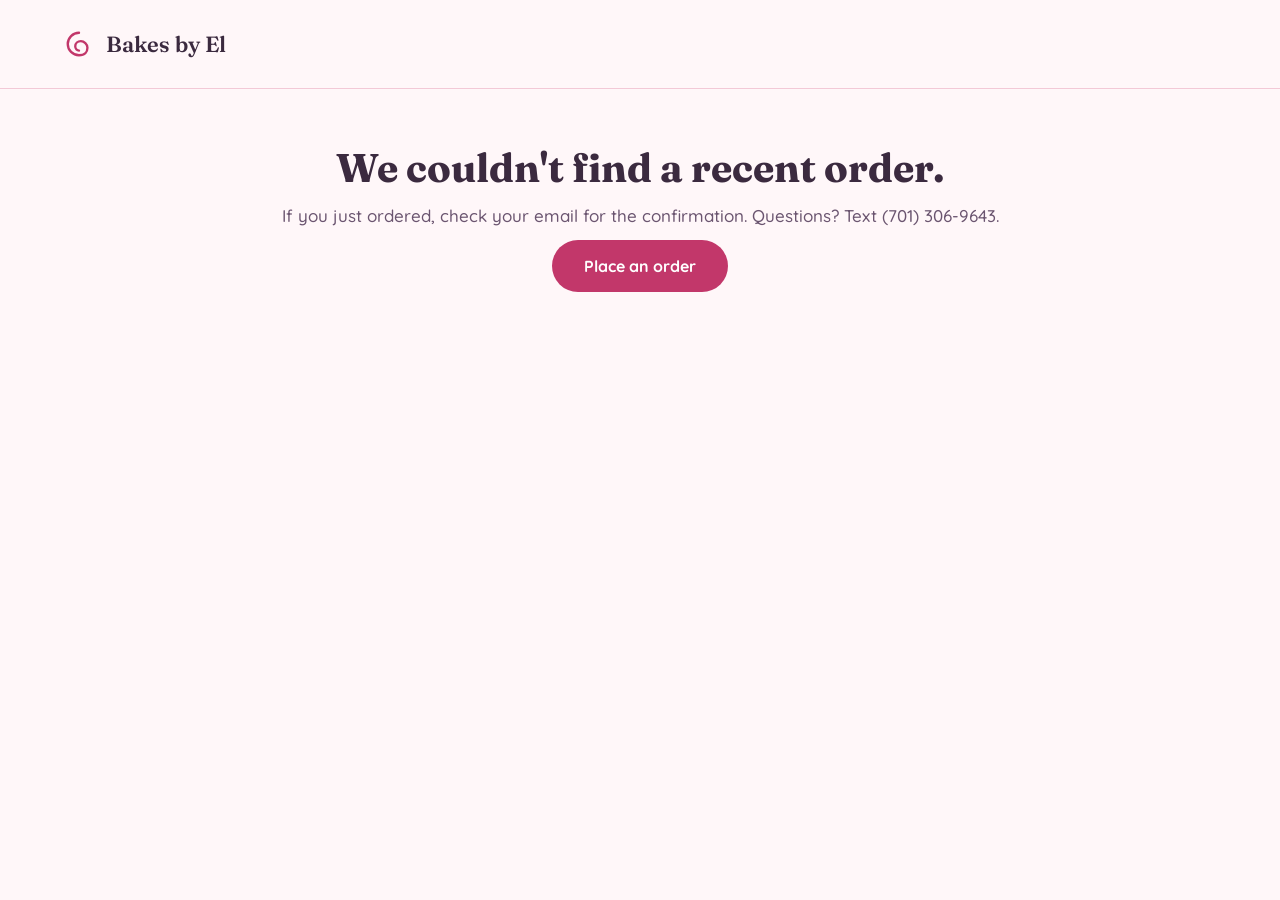
<file: confirmation.html>
<!doctype html>
<html lang="en">
<head>
<meta charset="utf-8">
<meta name="viewport" content="width=device-width, initial-scale=1">
<title>Order received · Bakes by El</title>
<link rel="icon" href="data:image/svg+xml,%3Csvg xmlns='http://www.w3.org/2000/svg' viewBox='0 0 32 32'%3E%3Cpath d='M16 4C9.4 4 4 9.4 4 16s5.4 12 12 12 9-4 9-8-3.6-7-7-7-6 2.5-6 5.5 2 4.5 4 4.5' fill='none' stroke='%23C2376A' stroke-width='3' stroke-linecap='round'/%3E%3C/svg%3E">
<link rel="preconnect" href="https://fonts.googleapis.com">
<link rel="preconnect" href="https://fonts.gstatic.com" crossorigin>
<link href="https://fonts.googleapis.com/css2?family=Fraunces:ital,opsz,wght@0,9..144,600;0,9..144,700;1,9..144,600&family=Quicksand:wght@500;600;700&display=swap" rel="stylesheet">
<link rel="stylesheet" href="assets/style.css?v=202611150913">
</head>
<body data-page="confirmation">

<header class="site-header">
  <div class="wrap">
    <a class="brand" href="index.html">
      <svg width="30" height="30" viewBox="0 0 32 32" fill="none" aria-hidden="true"><path d="M16 4C9.4 4 4 9.4 4 16s5.4 12 12 12 9-4 9-8-3.6-7-7-7-6 2.5-6 5.5 2 4.5 4 4.5" stroke="#C2376A" stroke-width="2.5" stroke-linecap="round"/></svg>
      Bakes by El
    </a>
  </div>
</header>

<main class="confirm">
  <div id="confirm-found" style="display:flex;flex-direction:column;gap:24px">
    <div class="confirm-head">
      <div class="check"><svg width="36" height="36" viewBox="0 0 24 24" fill="none" stroke="#2E7A56" stroke-width="2.6" stroke-linecap="round" stroke-linejoin="round" aria-hidden="true"><path d="M20 6L9 17l-5-5"/></svg></div>
      <h1>Thanks, <span id="c-name">friend</span>! <span class="accent-em">Your order is in.</span></h1>
      <p>A confirmation is on its way to <b id="c-email"></b></p>
    </div>

    <div class="confirm-grid">
      <div class="tile blue">
        <span class="eyebrow">Delivery</span>
        <strong id="c-date">Saturday</strong>
        <p style="font-weight:600;color:#1F4E73">Between 7 and 11 AM</p>
        <p id="c-address"></p>
      </div>
      <div class="tile pink">
        <span class="eyebrow">Payment</span>
        <div id="c-pay-venmo" style="display:flex;flex-direction:column;gap:10px">
          <strong><span class="c-total"></span> on Venmo</strong>
          <p>To @ellinelson1 with the note "<span id="c-note"></span>". Didn't finish paying?</p>
          <button type="button" id="venmo-again" class="btn btn-venmo" style="font-size:15px;padding:12px 18px">Open Venmo again</button>
        </div>
        <div id="c-pay-cash" class="hidden" style="display:flex;flex-direction:column;gap:10px">
          <strong><span class="c-total"></span> cash at delivery</strong>
          <p>Your total is due in cash when your rolls arrive on <b id="c-cash-date">Saturday</b>. Please have exact change ready. Someone needs to be home to pay; we can only leave rolls on the step for Venmo orders.</p>
        </div>
      </div>
    </div>

    <div class="card">
      <h2 style="font-size:20px">Order summary</h2>
      <div id="c-lines" class="summary-lines"></div>
      <div class="summary-total"><span>Total <small id="c-count"></small></span><strong class="c-total"></strong></div>
    </div>

    <p style="text-align:center"><a href="index.html" style="font-weight:700">← Back to the homepage</a></p>
  </div>

  <div id="confirm-missing" class="confirm-head hidden">
    <h1>We couldn't find a recent order.</h1>
    <p>If you just ordered, check your email for the confirmation. Questions? Text (701) 306-9643.</p>
    <a class="btn btn-primary" href="order.html">Place an order</a>
  </div>
</main>

<script src="assets/config.js?v=202611150913"></script>
<script src="assets/site.js?v=202611150913"></script>
</body>
</html>
</file>
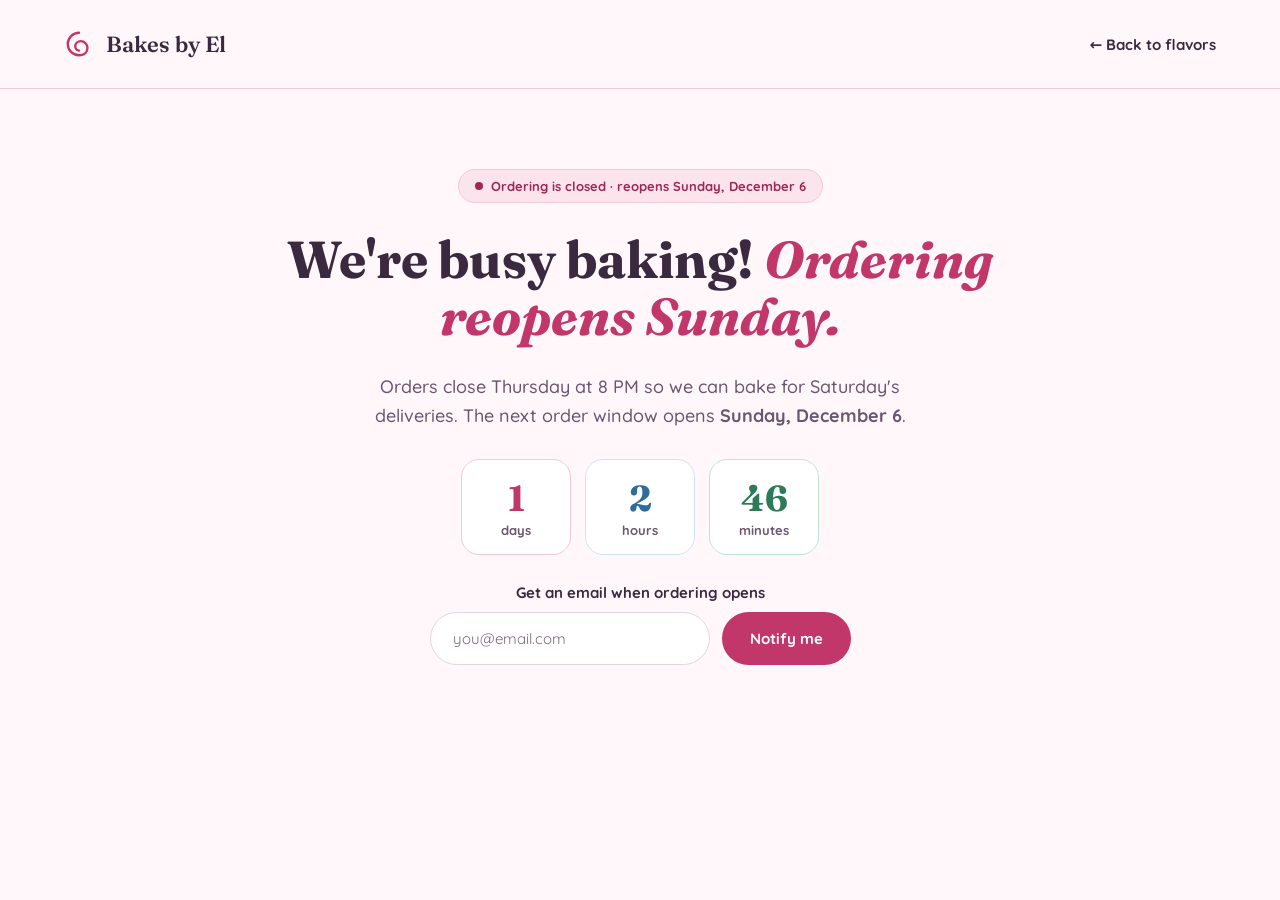
<file: order.html>
<!doctype html>
<html lang="en">
<head>
<meta charset="utf-8">
<meta name="viewport" content="width=device-width, initial-scale=1">
<title>Order · Bakes by El</title>
<link rel="icon" href="data:image/svg+xml,%3Csvg xmlns='http://www.w3.org/2000/svg' viewBox='0 0 32 32'%3E%3Cpath d='M16 4C9.4 4 4 9.4 4 16s5.4 12 12 12 9-4 9-8-3.6-7-7-7-6 2.5-6 5.5 2 4.5 4 4.5' fill='none' stroke='%23C2376A' stroke-width='3' stroke-linecap='round'/%3E%3C/svg%3E">
<link rel="preconnect" href="https://fonts.googleapis.com">
<link rel="preconnect" href="https://fonts.gstatic.com" crossorigin>
<link href="https://fonts.googleapis.com/css2?family=Fraunces:ital,opsz,wght@0,9..144,600;0,9..144,700;1,9..144,600&family=Quicksand:wght@500;600;700&display=swap" rel="stylesheet">
<link rel="stylesheet" href="assets/style.css?v=202611150913">
</head>
<body data-page="order">

<header class="site-header">
  <div class="wrap">
    <a class="brand" href="index.html">
      <svg width="30" height="30" viewBox="0 0 32 32" fill="none" aria-hidden="true"><path d="M16 4C9.4 4 4 9.4 4 16s5.4 12 12 12 9-4 9-8-3.6-7-7-7-6 2.5-6 5.5 2 4.5 4 4.5" stroke="#C2376A" stroke-width="2.5" stroke-linecap="round"/></svg>
      Bakes by El
    </a>
    <a href="index.html" style="font-size:15px;font-weight:700;color:#3B2A3F">← Back to flavors</a>
  </div>
</header>

<main>
  <!-- Shown Sunday – Thursday 8 PM -->
  <div id="order-open">
    <section class="page-head">
      <div class="wrap">
        <div>
          <h1>Place your order</h1>
          <p>Delivered to your door <b id="delivery-date">this Saturday</b>, between 7 and 11 AM.</p>
        </div>
        <span data-status class="pill pill-open">Ordering is open</span>
      </div>
    </section>

    <div class="wrap order-layout">
      <div class="order-main">
        <section class="card" aria-labelledby="step1">
          <div class="card-title"><span class="n">1</span><h2 id="step1">Choose your rolls</h2></div>
          <div id="menu"></div>
        </section>

        <form id="order-form" class="card blue" aria-labelledby="step2" novalidate>
          <div class="card-title"><span class="n">2</span><h2 id="step2">Delivery details</h2></div>
          <p id="welcome-back" class="welcome-back hidden" role="status">
            Welcome back, <b id="welcome-name"></b>! We filled in your details from last time.
            <button type="button" id="forget-me" class="link-btn">Not you?</button>
          </p>
          <div class="info-box">
            <svg width="26" height="26" viewBox="0 0 24 24" fill="none" stroke="#2F6C9A" stroke-width="2" stroke-linecap="round" stroke-linejoin="round" aria-hidden="true"><circle cx="12" cy="12" r="9"/><path d="M12 7v5l3 2"/></svg>
            <span>We deliver <b>Saturdays between 7 and 11 AM</b>, anywhere within 20 miles of West Fargo. We can't promise an exact time in that window.</span>
          </div>
          <div class="row-2">
            <div class="field"><label for="o-name">Full name</label><input id="o-name" name="name" required autocomplete="name"></div>
            <div class="field"><label for="o-phone">Phone <span>(for delivery texts)</span></label><input id="o-phone" name="phone" type="tel" required autocomplete="tel"></div>
          </div>
          <div class="field"><label for="o-email">Email <span>(we'll send your confirmation here)</span></label><input id="o-email" name="email" type="email" required autocomplete="email"></div>
          <div class="row-3">
            <div class="field"><label for="o-street">Street address</label><input id="o-street" name="street" required autocomplete="address-line1"></div>
            <div class="field"><label for="o-apt">Apt / unit <span>(optional)</span></label><input id="o-apt" name="apt" autocomplete="address-line2"></div>
          </div>
          <div class="row-3">
            <div class="field"><label for="o-city">City</label><input id="o-city" name="city" required autocomplete="address-level2"></div>
            <div class="field"><label for="o-zip">ZIP</label><input id="o-zip" name="zip" required inputmode="numeric" pattern="[0-9]{5}" autocomplete="postal-code"></div>
          </div>
          <div class="field"><label for="o-notes">Delivery notes <span>(optional)</span></label><textarea id="o-notes" name="notes" rows="3" placeholder="Gate code, side door, etc."></textarea></div>
          <label class="remember"><input type="checkbox" id="remember-me" checked> Remember my details on this device for next time</label>
        </form>
      </div>

      <aside class="card summary" aria-labelledby="step3">
        <div class="card-title"><span class="n">3</span><h2 id="step3">Your order</h2></div>
        <div id="summary-lines" class="summary-lines"></div>
        <div class="summary-total"><span>Total <small id="count">(0 rolls)</small></span><strong id="total">$0.00</strong></div>
        <fieldset class="pay-choice">
          <legend>How would you like to pay?</legend>
          <label class="pay-option">
            <input type="radio" name="payment" value="venmo">
            <span><b>Venmo</b><small>Pay now. We'll open Venmo with your total filled in.</small></span>
          </label>
          <label class="pay-option">
            <input type="radio" name="payment" value="cash">
            <span><b>Cash</b><small>Pay when your rolls are delivered.</small></span>
          </label>
        </fieldset>
        <div class="pay-bar">
          <div id="cash-note" class="cash-note hidden" role="status">
            <svg width="20" height="20" viewBox="0 0 24 24" fill="none" stroke="#1F4E73" stroke-width="2" stroke-linecap="round" stroke-linejoin="round" aria-hidden="true" style="flex-shrink:0"><rect x="2" y="6" width="20" height="12" rx="2"/><circle cx="12" cy="12" r="2.5"/></svg>
            <span>Please confirm you'd like to pay <b class="cash-amount">$0.00</b> in cash at the time of delivery.</span>
          </div>
          <button type="button" id="pay-btn" class="btn btn-venmo" disabled>
            <svg width="20" height="20" viewBox="0 0 24 24" fill="none" stroke="#fff" stroke-width="2.2" stroke-linecap="round" stroke-linejoin="round" aria-hidden="true"><rect x="3" y="6" width="18" height="13" rx="3"/><path d="M3 10h18"/></svg>
            <span id="pay-label">Pay <span id="pay-amount">$0.00</span> with Venmo</span>
          </button>
          <p id="pay-error" class="error-msg" role="alert"></p>
          <p id="pay-fine" class="fine">Opens Venmo to <b>@ellinelson1</b> with your total filled in. Just tap Pay.</p>
        </div>
        <div class="note-pink">
          <svg width="18" height="18" viewBox="0 0 24 24" fill="none" stroke="#9E2754" stroke-width="2" stroke-linecap="round" stroke-linejoin="round" aria-hidden="true" style="flex-shrink:0"><path d="M20 6L9 17l-5-5"/></svg>
          Your order is saved when you tap the button above. You'll get a confirmation email.
        </div>
        <p class="fine" style="text-align:left">This product is made in a home kitchen that is not inspected by the state or local health department. Bakes by El products are not certified, labeled, licensed, packaged, regulated, or inspected.</p>
      </aside>
    </div>
  </div>

  <!-- Shown Thursday 8 PM – Saturday -->
  <section id="order-closed" class="closed hidden">
    <span data-status class="pill pill-closed">Ordering is closed</span>
    <h1>We're busy baking! <span class="accent-em">Ordering reopens Sunday.</span></h1>
    <p>Orders close Thursday at <span data-close-label>8 PM</span> so we can bake for Saturday's deliveries. The next order window opens <b id="reopen-date">Sunday</b>.</p>
    <div class="countdown" aria-label="Time until ordering opens">
      <div><b id="cd-days">0</b><span>days</span></div>
      <div><b id="cd-hours">0</b><span>hours</span></div>
      <div><b id="cd-mins">0</b><span>minutes</span></div>
    </div>
    <div>
      <p style="font-size:15px;font-weight:700;margin-bottom:10px">Get an email when ordering opens</p>
      <form id="closed-form" class="notify-form" novalidate>
        <input type="email" name="email" required placeholder="you@email.com" aria-label="Email address" autocomplete="email">
        <button type="submit">Notify me</button>
      </form>
      <p class="form-msg" role="status" style="color:#2E7A56"></p>
    </div>
  </section>
</main>

<script src="assets/config.js?v=202611150913"></script>
<script src="assets/site.js?v=202611150913"></script>
</body>
</html>
</file>
<file: assets/style.css>
:root {
  --bg: #FFF7F9;
  --ink: #3B2A3F;
  --muted: #6B5570;
  --faint: #7E6A82;
  --accent: #C2376A;
  --accent-dark: #9E2754;
  --pink: #F9D0DE;
  --pink-soft: #FCE4EC;
  --pink-line: #F3C9D7;
  --blue: #2F6C9A;
  --blue-dark: #1F4E73;
  --blue-soft: #E6F3FC;
  --blue-circle: #D8ECFA;
  --blue-line: #CFE3F3;
  --green: #2E7A56;
  --green-dark: #22603F;
  --green-soft: #EAF7F0;
  --mint: #D5F0E3;
  --green-line: #BFE6D2;
  --plum: #4A2E4F;
  --plum-2: #5E3D63;
  --dash: #E3D3E6;
  --venmo: #0074DE;
  --display: 'Fraunces', Georgia, serif;
  --body: 'Quicksand', system-ui, sans-serif;
}

* { box-sizing: border-box; }
html { scroll-behavior: smooth; }
body { margin: 0; font-family: var(--body); font-weight: 500; background: var(--bg); color: var(--ink); -webkit-font-smoothing: antialiased; }
h1, h2, h3 { font-family: var(--display); margin: 0; font-weight: 600; }
p { margin: 0; }
a { color: var(--accent); text-decoration: none; }
a:hover { color: var(--accent-dark); }
img { display: block; max-width: 100%; }
button, input, textarea { font-family: inherit; font-size: inherit; }
:focus-visible { outline: 3px solid var(--blue); outline-offset: 2px; }
.muted { color: var(--muted); }
.wrap { max-width: 1280px; margin: 0 auto; padding: 0 64px; }
.hidden { display: none !important; }

/* ---------- Buttons ---------- */
.btn { display: inline-flex; align-items: center; justify-content: center; gap: 10px; border: none; cursor: pointer; border-radius: 999px; font-weight: 700; font-size: 16px; padding: 16px 32px; min-height: 48px; text-align: center; }
.btn-primary { background: var(--accent); color: #fff; }
.btn-primary:hover { background: var(--accent-dark); color: #fff; }
.btn-outline { border: 1.5px solid var(--ink); color: var(--ink); background: transparent; }
.btn-outline:hover { background: var(--ink); color: #fff; }
.btn-venmo { background: var(--venmo); color: #fff; font-size: 17px; width: 100%; }
.btn-venmo:hover { background: #005FB8; color: #fff; }
.btn:disabled { background: var(--dash); color: var(--muted); cursor: not-allowed; }
.btn-small { padding: 12px 22px; font-size: 15px; min-height: 44px; }
.link-btn { background: none; border: none; color: var(--muted); font-weight: 700; font-size: 14px; cursor: pointer; padding: 10px; }
.link-btn:hover { color: var(--ink); }

/* ---------- Header ---------- */
.site-header { border-bottom: 1px solid var(--pink-line); background: var(--bg); position: sticky; top: 0; z-index: 20; }
.site-header .wrap { height: 88px; display: flex; align-items: center; justify-content: space-between; gap: 24px; }
.brand { display: flex; align-items: center; gap: 12px; color: var(--ink); font-family: var(--display); font-size: 22px; font-weight: 600; }
.brand:hover { color: var(--ink); }
.nav { display: flex; gap: 40px; font-size: 15px; font-weight: 600; }
.nav a { color: var(--ink); }
.nav a:hover { color: var(--accent); }

/* ---------- Status pill ---------- */
.pill { display: inline-flex; align-items: center; gap: 8px; border-radius: 999px; padding: 8px 16px; width: fit-content; font-size: 13px; font-weight: 700; }
.pill::before { content: ''; width: 8px; height: 8px; border-radius: 50%; background: currentColor; }
.pill-open { background: var(--green-soft); border: 1px solid var(--green-line); color: var(--green); }
.pill-closed { background: var(--pink-soft); border: 1px solid var(--pink-line); color: var(--accent-dark); }

/* ---------- Hero ---------- */
.hero .wrap { display: flex; align-items: center; gap: 64px; padding-top: 64px; padding-bottom: 64px; }
.hero-text { flex: 1; display: flex; flex-direction: column; gap: 24px; }
.hero h1 { font-size: 56px; line-height: 1.1; font-weight: 700; }
.hero h1 em, .accent-em { font-style: italic; color: var(--accent); }
.hero-text > p { font-size: 18px; line-height: 1.6; color: var(--muted); max-width: 500px; }
.hero-buttons { display: flex; gap: 16px; flex-wrap: wrap; }
.hero-art { flex: 1; position: relative; height: 420px; }
.hero-art .dot-blue { position: absolute; top: 0; right: 0; width: 180px; height: 180px; border-radius: 50%; background: var(--blue-circle); }
.hero-art .dot-green { position: absolute; bottom: 0; left: 0; width: 140px; height: 140px; border-radius: 50%; background: var(--mint); }
.hero-art img { position: absolute; inset: 30px; width: calc(100% - 60px); height: calc(100% - 60px); object-fit: cover; border-radius: 28px; }

/* ---------- Sections ---------- */
.section { padding: 64px 0; }
.section-blue { background: var(--blue-soft); }
.section-green { background: var(--green-soft); }
.section-head { display: flex; align-items: baseline; justify-content: space-between; gap: 16px; margin-bottom: 32px; flex-wrap: wrap; }
.section-head h2 { font-size: 32px; }
.section-head span { font-size: 15px; font-weight: 600; color: var(--muted); }
.section-green .section-head span { color: var(--green-dark); }

.steps { display: grid; grid-template-columns: repeat(4, minmax(0, 1fr)); gap: 24px; }
.step { background: #fff; border-radius: 20px; padding: 24px; display: flex; flex-direction: column; gap: 10px; }
.step-num { font-family: var(--display); font-size: 32px; font-weight: 700; color: var(--accent); }
.step:nth-child(2) .step-num { color: var(--blue); }
.step:nth-child(3) .step-num { color: var(--green); }
.step h3 { font-size: 18px; }
.step p { font-size: 15px; line-height: 1.6; color: var(--muted); }

/* ---------- Flavor cards ---------- */
.flavors { display: grid; grid-template-columns: repeat(auto-fit, minmax(300px, 1fr)); gap: 24px; }
.flavor { background: #fff; border: 1px solid var(--blue-line); border-radius: 24px; padding: 28px; display: flex; flex-direction: column; gap: 14px; position: relative; }
.flavor.gourmet { border: 1.5px solid var(--accent); }
.flavor img { width: 100%; height: 200px; object-fit: cover; border-radius: 16px; }
.photo-soon { width: 100%; height: 200px; border-radius: 16px; background: var(--pink-soft); color: var(--accent-dark); display: flex; align-items: center; justify-content: center; font-size: 14px; font-weight: 700; }
.photo-soon.small { width: 88px; height: 88px; flex-shrink: 0; }
.photo-soon.square { height: auto; aspect-ratio: 1 / 1; border-radius: 14px; font-size: 13px; text-align: center; padding: 8px; }
@media (max-width: 900px) { .photo-soon.small { width: 64px; height: 64px; border-radius: 14px; } }
.badge { position: absolute; top: -13px; right: 24px; background: var(--accent); color: #fff; font-size: 11px; font-weight: 700; letter-spacing: .06em; text-transform: uppercase; padding: 6px 12px; border-radius: 999px; }
.eyebrow { font-size: 12px; font-weight: 700; letter-spacing: .06em; text-transform: uppercase; color: var(--blue); }
.flavor.gourmet .eyebrow { color: var(--accent-dark); }
.flavor h3 { font-size: 21px; }
.flavor > p { font-size: 14px; line-height: 1.6; color: var(--muted); }
.flavor-details { display: flex; flex-direction: column; gap: 6px; font-size: 13px; line-height: 1.5; color: var(--muted); border-top: 1px dashed var(--dash); padding-top: 12px; flex-grow: 1; }
.flavor-details b { color: var(--ink); }
.price { font-size: 22px; font-weight: 700; }
.price small { font-size: 13px; font-weight: 600; color: var(--faint); }

.gallery { display: grid; grid-template-columns: repeat(auto-fit, minmax(190px, 1fr)); gap: 20px; }
.gallery-card { background: #fff; border-radius: 20px; padding: 16px; display: flex; flex-direction: column; gap: 12px; }
.gallery-card img { width: 100%; aspect-ratio: 1 / 1; object-fit: cover; border-radius: 14px; }
.gallery-card span { font-family: var(--display); font-size: 19px; font-weight: 600; padding: 0 4px 4px; }

/* ---------- FAQ ---------- */
.faq { display: grid; grid-template-columns: repeat(2, minmax(0, 1fr)); gap: 20px; }
.faq-item { background: #fff; border: 1px solid var(--pink-line); border-radius: 20px; padding: 24px; display: flex; flex-direction: column; gap: 8px; }
.faq-item:nth-child(3n+2) { border-color: var(--blue-line); }
.faq-item:nth-child(3n) { border-color: var(--green-line); }
.faq-item h3 { font-size: 18px; }
.faq-item p { font-size: 15px; line-height: 1.6; color: var(--muted); }

/* ---------- Notify band ---------- */
.notify { background: var(--plum); color: var(--bg); }
.notify .wrap { display: flex; align-items: center; justify-content: space-between; gap: 48px; padding-top: 48px; padding-bottom: 48px; }
.notify h2 { font-size: 28px; color: var(--bg); margin-bottom: 12px; }
.notify p { font-size: 15px; line-height: 1.6; color: #F3DDE8; }
.notify-form { display: flex; gap: 12px; flex-shrink: 0; }
.notify-form input { background: var(--plum-2); border: 1px solid #7A5680; border-radius: 14px; padding: 16px 22px; color: var(--bg); font-size: 15px; width: 280px; }
.notify-form input::placeholder { color: #D9C3DC; }
.notify-form button { background: var(--pink); color: var(--plum); border: none; padding: 0 28px; border-radius: 14px; font-weight: 700; font-size: 15px; cursor: pointer; min-height: 48px; }
.form-msg { font-size: 14px; font-weight: 600; margin-top: 10px; min-height: 1em; }

/* ---------- Contact + footer ---------- */
.contact { background: var(--pink-soft); }
.contact .wrap { display: flex; align-items: center; gap: 24px; padding-top: 56px; padding-bottom: 56px; }
.contact-icon { width: 72px; height: 72px; border-radius: 50%; background: #fff; display: flex; align-items: center; justify-content: center; flex-shrink: 0; }
.contact h2 { font-size: 30px; }
.contact p { font-size: 16px; line-height: 1.6; color: var(--muted); margin: 6px 0; }
.phone { font-family: var(--display); font-size: 26px; font-weight: 700; }

.site-footer .wrap { padding-top: 48px; padding-bottom: 48px; display: flex; flex-direction: column; gap: 24px; }
.footer-top { display: flex; justify-content: space-between; align-items: flex-start; gap: 24px; }
.footer-info { display: flex; flex-direction: column; gap: 8px; font-size: 14px; font-weight: 600; color: var(--muted); }
.footer-info strong { font-family: var(--display); font-size: 20px; font-weight: 600; color: var(--ink); }
.dots { display: flex; gap: 8px; }
.dots span { width: 14px; height: 14px; border-radius: 50%; }
.disclaimer { font-size: 13px; line-height: 1.6; color: var(--muted); padding: 16px 20px; background: var(--pink-soft); border-radius: 14px; }

/* ---------- Popup ---------- */
.modal-backdrop { position: fixed; inset: 0; background: rgba(59, 42, 63, .55); display: flex; align-items: center; justify-content: center; padding: 20px; z-index: 50; }
.modal { width: 100%; max-width: 500px; background: #fff; border-radius: 28px; overflow: hidden; box-shadow: 0 24px 60px rgba(59, 42, 63, .3); }
.modal-top { height: 150px; background: var(--pink-soft); position: relative; display: flex; align-items: center; justify-content: center; overflow: hidden; }
.modal-top .c1 { position: absolute; top: -30px; left: -20px; width: 120px; height: 120px; border-radius: 50%; background: var(--blue-circle); }
.modal-top .c2 { position: absolute; bottom: -40px; right: 40px; width: 110px; height: 110px; border-radius: 50%; background: var(--mint); }
.modal-top svg { position: relative; }
.modal-close { position: absolute; top: 14px; right: 14px; width: 44px; height: 44px; border-radius: 50%; border: none; background: #fff; display: flex; align-items: center; justify-content: center; cursor: pointer; }
.modal-body { padding: 32px 40px 28px; display: flex; flex-direction: column; gap: 16px; text-align: center; }
.modal-body h2 { font-size: 30px; font-weight: 700; line-height: 1.2; }
.modal-body p { font-size: 16px; line-height: 1.6; color: var(--muted); }

/* ---------- Forms ---------- */
.field { display: flex; flex-direction: column; gap: 6px; text-align: left; }
.field label { font-size: 14px; font-weight: 700; }
.field label span { font-weight: 600; color: var(--muted); }
.field input, .field textarea { border: 1.5px solid var(--dash); border-radius: 12px; padding: 13px 14px; font-size: 16px; background: var(--bg); color: var(--ink); width: 100%; min-width: 0; }
.field input:focus, .field textarea:focus { border-color: var(--accent); outline: none; }
.field textarea { resize: vertical; min-height: 90px; }
.field input:user-invalid { border-color: #C0392B; }
.row-2 { display: grid; grid-template-columns: repeat(2, minmax(0, 1fr)); gap: 16px; }
.row-3 { display: grid; grid-template-columns: 2fr 1fr; gap: 16px; }

/* ---------- Order page ---------- */
.page-head .wrap { padding-top: 48px; padding-bottom: 32px; display: flex; align-items: flex-end; justify-content: space-between; gap: 24px; flex-wrap: wrap; }
.page-head h1 { font-size: 44px; font-weight: 700; margin-bottom: 10px; }
.page-head p { font-size: 17px; color: var(--muted); }
.order-layout { display: flex; gap: 32px; align-items: flex-start; padding-bottom: 64px; }
.order-main { flex: 1; display: flex; flex-direction: column; gap: 24px; min-width: 0; }
.card { background: #fff; border: 1px solid var(--pink-line); border-radius: 24px; padding: 28px; display: flex; flex-direction: column; gap: 18px; }
.card.blue { border-color: var(--blue-line); }
.card-title { display: flex; align-items: center; gap: 12px; }
.card-title .n { width: 32px; height: 32px; border-radius: 50%; font-weight: 700; display: flex; align-items: center; justify-content: center; flex-shrink: 0; background: var(--pink-soft); color: var(--accent-dark); }
.card.blue .n { background: var(--blue-soft); color: var(--blue); }
.summary .n { background: var(--mint); color: var(--green-dark); }
.card-title h2 { font-size: 22px; }
.menu-item { display: flex; align-items: center; gap: 18px; padding-top: 16px; border-top: 1px dashed var(--dash); }
.menu-item img { width: 88px; height: 88px; border-radius: 16px; object-fit: cover; flex-shrink: 0; }
.menu-info { flex: 1; display: flex; flex-direction: column; gap: 3px; min-width: 0; }
.menu-info .eyebrow { font-size: 11px; }
.menu-info .eyebrow.g { color: var(--accent-dark); }
.menu-info strong { font-family: var(--display); font-size: 18px; font-weight: 600; }
.menu-info span { font-size: 13px; line-height: 1.4; color: var(--muted); }
.menu-info .each { font-size: 14px; font-weight: 600; }
.stepper { display: flex; align-items: center; gap: 4px; background: var(--bg); border: 1px solid var(--dash); border-radius: 999px; padding: 4px; flex-shrink: 0; }
.stepper button { width: 44px; height: 44px; border-radius: 50%; border: none; font-size: 20px; font-weight: 700; cursor: pointer; background: #fff; color: var(--ink); }
.stepper button.plus { background: var(--accent); color: #fff; }
.stepper output { width: 32px; text-align: center; font-size: 17px; font-weight: 700; }
.info-box { display: flex; align-items: center; gap: 14px; background: var(--blue-soft); border-radius: 16px; padding: 16px 18px; font-size: 15px; font-weight: 600; color: var(--blue-dark); line-height: 1.5; }
.info-box svg { flex-shrink: 0; }

.summary { width: 400px; flex-shrink: 0; position: sticky; top: 112px; border: 1.5px solid var(--accent); }
.summary-lines { display: flex; flex-direction: column; gap: 12px; }
.summary-line { display: flex; justify-content: space-between; gap: 12px; font-size: 15px; font-weight: 600; }
.summary-total { display: flex; justify-content: space-between; align-items: baseline; border-top: 1px dashed var(--dash); padding-top: 16px; }
.summary-total span:first-child { font-size: 17px; font-weight: 700; }
.summary-total small { font-weight: 600; color: var(--muted); font-size: 15px; }
.summary-total strong { font-family: var(--display); font-size: 30px; font-weight: 700; }
.welcome-back { background: var(--green-soft); border: 1px solid var(--green-line); color: var(--green-dark); border-radius: 14px; padding: 12px 16px; font-size: 15px; font-weight: 600; line-height: 1.5; }
.welcome-back .link-btn { color: var(--green-dark); text-decoration: underline; padding: 0 0 0 6px; font-size: 14px; }
.remember { display: flex; align-items: center; gap: 10px; font-size: 14px; font-weight: 600; color: var(--muted); cursor: pointer; }
.remember input { width: 20px; height: 20px; accent-color: var(--accent); flex-shrink: 0; }
.pay-choice { border: none; margin: 0; padding: 0; display: flex; flex-direction: column; gap: 10px; }
.pay-choice legend { font-size: 15px; font-weight: 700; margin-bottom: 10px; padding: 0; }
.pay-option { display: flex; align-items: flex-start; gap: 12px; border: 1.5px solid var(--dash); border-radius: 14px; padding: 14px 16px; cursor: pointer; background: var(--bg); }
.pay-option:has(input:checked) { border-color: var(--accent); background: #fff; }
.pay-option input { width: 20px; height: 20px; margin: 1px 0 0; accent-color: var(--accent); flex-shrink: 0; }
.pay-option span { display: flex; flex-direction: column; gap: 2px; }
.pay-option b { font-size: 16px; }
.pay-option small { font-size: 13px; line-height: 1.4; color: var(--muted); font-weight: 600; }
.pay-bar .cash-note { margin-bottom: 12px; }
.cash-note { display: flex; align-items: flex-start; gap: 10px; background: var(--blue-soft); border-radius: 14px; padding: 14px 16px; font-size: 14px; font-weight: 600; line-height: 1.5; color: var(--blue-dark); }
.btn-cash { background: var(--accent); color: #fff; font-size: 17px; width: 100%; }
.btn-cash:hover { background: var(--accent-dark); color: #fff; }
.fine { font-size: 13px; line-height: 1.6; color: var(--muted); text-align: center; }
.note-pink { display: flex; align-items: center; gap: 10px; background: var(--pink-soft); border-radius: 14px; padding: 12px 14px; font-size: 13px; font-weight: 600; color: #7A1F44; line-height: 1.5; }
.error-msg { color: #B3261E; font-size: 14px; font-weight: 700; text-align: center; }

/* ---------- Closed state ---------- */
.closed { text-align: center; padding: 80px 20px; display: flex; flex-direction: column; align-items: center; gap: 28px; position: relative; overflow: hidden; }
.closed h1 { font-size: 52px; line-height: 1.1; font-weight: 700; max-width: 760px; }
.closed > p { font-size: 18px; line-height: 1.6; color: var(--muted); max-width: 560px; }
.countdown { display: flex; gap: 14px; }
.countdown div { background: #fff; border: 1px solid var(--pink-line); border-radius: 18px; width: 110px; padding: 16px 0; display: flex; flex-direction: column; gap: 2px; }
.countdown div:nth-child(2) { border-color: var(--blue-line); }
.countdown div:nth-child(3) { border-color: var(--green-line); }
.countdown b { font-family: var(--display); font-size: 36px; color: var(--accent); }
.countdown div:nth-child(2) b { color: var(--blue); }
.countdown div:nth-child(3) b { color: var(--green); }
.countdown span { font-size: 13px; font-weight: 700; color: var(--muted); }
.closed .notify-form input { background: #fff; border: 1.5px solid var(--dash); color: var(--ink); border-radius: 999px; }
.closed .notify-form input::placeholder { color: var(--faint); }
.closed .notify-form button { background: var(--accent); color: #fff; border-radius: 999px; }

/* ---------- Confirmation ---------- */
.confirm { max-width: 760px; margin: 0 auto; padding: 56px 20px 64px; display: flex; flex-direction: column; gap: 24px; }
.confirm-head { display: flex; flex-direction: column; align-items: center; gap: 14px; text-align: center; }
.check { width: 76px; height: 76px; border-radius: 50%; background: var(--mint); display: flex; align-items: center; justify-content: center; }
.confirm-head h1 { font-size: 40px; font-weight: 700; line-height: 1.15; }
.confirm-head p { font-size: 17px; color: var(--muted); }
.confirm-grid { display: grid; grid-template-columns: repeat(2, minmax(0, 1fr)); gap: 20px; }
.tile { border-radius: 22px; padding: 24px; display: flex; flex-direction: column; gap: 10px; }
.tile.blue { background: var(--blue-soft); }
.tile.pink { background: var(--pink-soft); }
.tile .eyebrow { color: var(--blue-dark); }
.tile.pink .eyebrow { color: #7A1F44; }
.tile strong { font-family: var(--display); font-size: 22px; font-weight: 600; }
.tile p { font-size: 15px; line-height: 1.5; }

/* ---------- Mobile ---------- */
@media (max-width: 900px) {
  .wrap { padding: 0 20px; }
  .site-header .wrap { height: 64px; }
  .brand { font-size: 18px; }
  .brand svg { width: 24px; height: 24px; }
  .nav { display: none; }
  .hero .wrap { flex-direction: column-reverse; align-items: stretch; gap: 24px; padding-top: 28px; padding-bottom: 36px; }
  .hero h1 { font-size: 36px; }
  .hero-text > p { font-size: 15px; }
  .hero-art { height: 240px; flex: none; }
  .hero-art .dot-blue { width: 72px; height: 72px; }
  .hero-art .dot-green { width: 56px; height: 56px; }
  .hero-art img { inset: 10px; width: calc(100% - 20px); height: calc(100% - 20px); border-radius: 22px; }
  .hero-buttons .btn { flex: 1; }
  .section { padding: 40px 0; }
  .section-head { flex-direction: column; gap: 4px; margin-bottom: 20px; }
  .section-head h2 { font-size: 24px; }
  .section-head span { font-size: 14px; }
  .steps, .flavors, .faq { grid-template-columns: minmax(0, 1fr); gap: 14px; }
  .flavors { gap: 24px; }
  .flavor { padding: 20px; }
  .gallery { grid-template-columns: repeat(2, minmax(0, 1fr)); gap: 12px; }
  .gallery-card { padding: 10px; border-radius: 16px; gap: 8px; }
  .gallery-card span { font-size: 15px; }
  .notify .wrap { flex-direction: column; align-items: stretch; gap: 20px; padding-top: 32px; padding-bottom: 32px; }
  .notify h2 { font-size: 22px; }
  .notify-form { flex-direction: column; }
  .notify-form input { width: 100%; }
  .notify-form button { padding: 14px; }
  .contact .wrap { flex-direction: column; align-items: flex-start; gap: 12px; padding-top: 36px; padding-bottom: 36px; }
  .contact-icon { width: 56px; height: 56px; }
  .contact h2 { font-size: 24px; }
  .phone { font-size: 24px; }
  .footer-top { flex-direction: column; }
  .modal-backdrop { align-items: flex-end; padding: 0; }
  .modal { border-radius: 28px 28px 0 0; }
  .modal-top { height: 110px; }
  .modal-body { padding: 26px 24px 24px; }
  .modal-body h2 { font-size: 26px; }
  .page-head .wrap { padding-top: 24px; padding-bottom: 16px; flex-direction: column-reverse; align-items: flex-start; }
  .page-head h1 { font-size: 32px; }
  .order-layout { flex-direction: column; padding-bottom: 160px; }
  .order-main { width: 100%; }
  .card { padding: 20px; border-radius: 22px; }
  .card-title h2 { font-size: 19px; }
  .menu-item { gap: 12px; }
  .menu-item img { width: 64px; height: 64px; border-radius: 14px; }
  .menu-info strong { font-size: 16px; }
  .stepper { gap: 2px; padding: 3px; }
  .stepper output { width: 26px; }
  .row-2 { grid-template-columns: minmax(0, 1fr); }
  .summary { width: 100%; position: static; }
  .pay-bar { position: fixed; left: 0; right: 0; bottom: 0; background: #fff; border-top: 1px solid var(--pink-line); padding: 12px 20px 18px; z-index: 30; }
  .summary .pay-bar .fine { margin-top: 6px; font-size: 12px; }
  .closed { padding: 48px 20px; }
  .closed h1 { font-size: 34px; }
  .closed > p { font-size: 16px; }
  .countdown div { width: 92px; }
  .confirm-head h1 { font-size: 30px; }
  .confirm-grid { grid-template-columns: minmax(0, 1fr); }
}

/* Pop up week */
.popup-banner { display: block; background: var(--plum); color: #fff; text-align: center; padding: 11px 20px; font-size: 14px; line-height: 1.4; }
.popup-banner:hover { color: #fff; background: var(--ink); }
.popup-banner b { font-weight: 700; }
.popup-card { background: #fff; border: 1.5px dashed var(--dash); border-radius: 20px; padding: 18px 22px; width: fit-content; max-width: 100%; font-size: 18px; line-height: 1.7; }
.popup-card-label { display: block; font-size: 12px; font-weight: 700; letter-spacing: .08em; text-transform: uppercase; color: var(--faint); margin-bottom: 4px; }
.modal-body .btn { align-self: center; }
@media (max-width: 760px) { .popup-banner { font-size: 13px; padding: 9px 14px; } }
</file>
